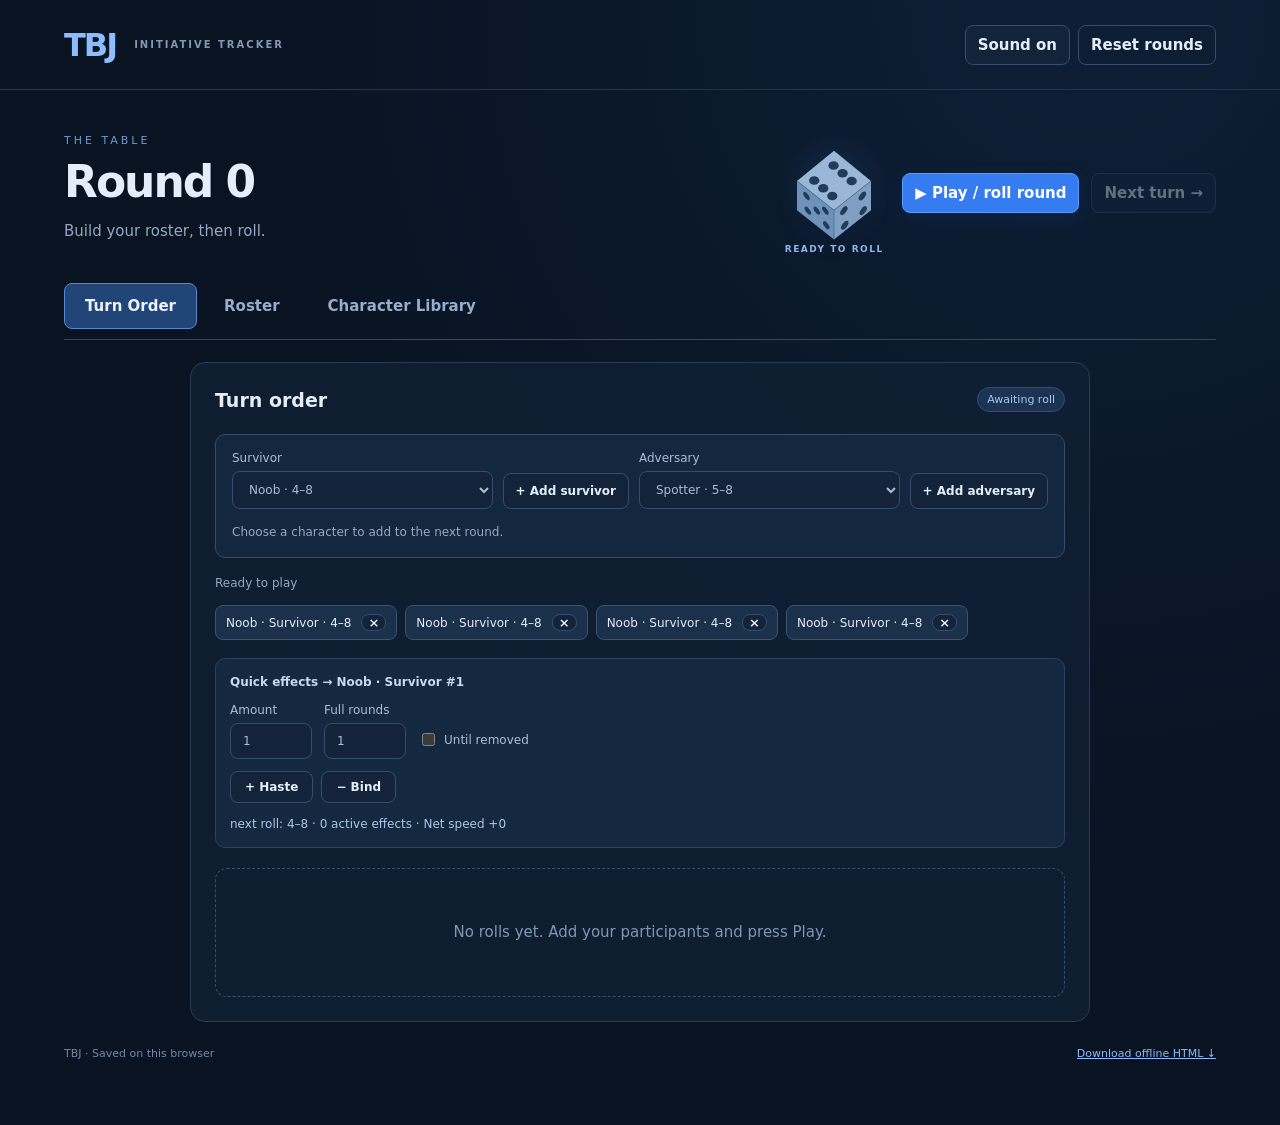
<file: index.html>
<!doctype html>
<html lang="en"><head><meta charset="utf-8"><meta name="viewport" content="width=device-width,initial-scale=1"><meta name="theme-color" content="#091426"><title>TBJ · Initiative tracker</title><link rel="stylesheet" href="style.css"></head>
<body><header><a class="brand" href="./">TBJ<span>INITIATIVE TRACKER</span></a><div><button id="mute" aria-pressed="false">Sound on</button><button id="reset" class="subtle">Reset rounds</button></div></header>
<main><section class="roundbar"><div><span class="eyebrow">THE TABLE</span><h1>Round <span id="round">0</span></h1><p id="status" aria-live="polite">Build your roster, then roll.</p></div><div class="playarea"><div class="dice-stage" aria-hidden="true"><video id="dice-video" muted playsinline preload="auto" src="assets/dice-roll.mp4"></video><div id="dice" data-face="5"><svg class="static-die" viewBox="0 0 200 220" xmlns="http://www.w3.org/2000/svg" aria-hidden="true"><path d="M100 12 186 82 100 150 14 82Z" fill="#9ab7d7"/><path d="M14 82 100 150 100 218 14 150Z" fill="#6f92b8"/><path d="M100 150 186 82 186 150 100 218Z" fill="#819fc2"/><path d="M14 82 100 150 186 82M100 150V218" fill="none" stroke="#43658b" stroke-width="1.5"/><g fill="#203c5b"><ellipse cx="99" cy="46" rx="12" ry="10"/><ellipse cx="120" cy="64" rx="12" ry="10"/><ellipse cx="141" cy="82" rx="12" ry="10"/><ellipse cx="54" cy="81" rx="12" ry="10"/><ellipse cx="75" cy="99" rx="12" ry="10"/><ellipse cx="96" cy="117" rx="12" ry="10"/><ellipse cx="36" cy="117" rx="5" ry="11" transform="rotate(-35 36 117)"/><ellipse cx="39" cy="151" rx="5" ry="11" transform="rotate(-35 39 151)"/><ellipse cx="60" cy="151" rx="5" ry="11" transform="rotate(-35 60 151)"/><ellipse cx="80" cy="151" rx="5" ry="11" transform="rotate(-35 80 151)"/><ellipse cx="82" cy="185" rx="5" ry="11" transform="rotate(-35 82 185)"/><ellipse cx="166" cy="117" rx="6" ry="12" transform="rotate(35 166 117)"/><ellipse cx="123" cy="151" rx="6" ry="12" transform="rotate(35 123 151)"/><ellipse cx="168" cy="151" rx="6" ry="12" transform="rotate(35 168 151)"/><ellipse cx="125" cy="185" rx="6" ry="12" transform="rotate(35 125 185)"/></g></svg></div><span id="dice-caption">READY TO ROLL</span></div><button id="play" class="primary">▶ Play / roll round</button><button id="next">Next turn →</button></div></section>
<nav class="tabs" role="tablist" aria-label="Tracker sections"><button id="tab-order" role="tab" aria-controls="panel-order" aria-selected="true" data-tab="order">Turn Order</button><button id="tab-roster" role="tab" aria-controls="panel-roster" aria-selected="false" tabindex="-1" data-tab="roster">Roster</button><button id="tab-library" role="tab" aria-controls="panel-library" aria-selected="false" tabindex="-1" data-tab="library">Character Library</button></nav><section id="panel-order" role="tabpanel" aria-labelledby="tab-order" class="panel initiative"><div class="sectionhead"><h2>Turn order</h2><span id="progress" class="badge">Awaiting roll</span></div><div class="join-controls"><label>Survivor<select id="pick-survivor"></select></label><button id="join-survivor">+ Add survivor</button><label>Adversary<select id="pick-adversary"></select></label><button id="join-adversary">+ Add adversary</button><p id="join-status" role="status">Choose a character to add to the next round.</p></div><div id="pending-players"></div><div class="quick-settings"><span id="quick-target">Select a character for quick effects</span><label>Amount<input id="quick-amount" type="number" min="1" max="1000000" value="1" required></label><label>Full rounds<input id="quick-rounds" type="number" min="1" max="1000000" value="1" required></label><label class="conditional"><input id="quick-conditional" type="checkbox"> Until removed</label><div id="selected-actions" class="selected-actions"></div><span id="quick-status" role="status"></span></div><div id="order"></div></section>
<section id="panel-roster" role="tabpanel" aria-labelledby="tab-roster" class="panel roster" hidden><div class="sectionhead"><h2>Roster</h2><span id="count" class="badge"></span></div><div class="rostercontrols"><label>Survivors <input id="survivor-count" type="number" min="0" max="100" value="4"></label><button id="set-count">Set count</button><button id="add">+ Adversary</button></div><p class="hint">Roster and effect edits apply to the next roll. Current turn order stays fixed.</p><div id="roster"></div></section>
<section id="panel-library" role="tabpanel" aria-labelledby="tab-library" class="panel library" hidden><h2>Character library</h2><p class="hint">Default edits update participants using that type. Participant ranges can also be edited individually.</p><h3 class="reference-heading">Range reference</h3><div id="range-reference"></div><h3 class="reference-heading">Edit character types</h3><div id="types"></div><form id="custom"><h3>New character type</h3><label>Name<input name="name" required maxlength="50"></label><label>Team<select name="team"><option value="survivor">Survivor</option><option value="adversary">Adversary</option></select></label><label>Min<input name="min" type="number" min="1" max="1000000" value="4" required></label><label>Max<input name="max" type="number" min="1" max="1000000" value="8" required></label><button>Add type</button></form></section><footer>TBJ · Saved on this browser <span id="save-status" role="status"></span><a href="TBJ-offline.html" download>Download offline HTML ↓</a></footer></main>
<dialog id="effect-dialog"><form id="effect-form"><h2>Add effect</h2><p id="effect-target"></p><label>Effect<select name="kind"><option value="1">Haste +</option><option value="-1">Bind −</option></select></label><label>Amount<input name="amount" type="number" min="1" max="1000000" value="1" required></label><label>Duration<select name="duration"><option value="rounds">Full rounds</option><option value="conditional">Until removed</option></select></label><label id="duration-label">Rounds<input name="rounds" type="number" min="1" max="1000000" value="1" required></label><label>Reason (optional)<input name="reason" maxlength="100" placeholder="e.g. Has not attacked"></label><p class="hint">Starts next round. Next turn never consumes duration.</p><div class="actions"><button type="button" id="cancel">Cancel</button><button class="primary">Add effect</button></div></form></dialog>
<audio id="audio" preload="auto" src="assets/dice-roll.mp3"></audio><script src="engine.js"></script><script src="app.js"></script></body></html>
</file>
<file: style.css>
:root{color-scheme:dark;font-family:Inter,ui-sans-serif,system-ui,sans-serif;background:#091322;color:#e5edfa;font-size:15px}*{box-sizing:border-box}body{margin:0;background:radial-gradient(ellipse at 85% 0,#14315366,transparent 55%);min-height:100vh}header{height:90px;border-bottom:1px solid #24354c;display:flex;align-items:center;justify-content:space-between;padding:0 max(5vw,20px)}.brand{color:#8dbdff;font-size:32px;font-weight:850;letter-spacing:-2px;text-decoration:none;display:flex;align-items:center;gap:18px}.brand span{letter-spacing:2px;font-size:10px;color:#8397b4}button,input,select{font:inherit;border-radius:8px;border:1px solid #344d6f;color:inherit;background:#13233a;padding:10px 12px}button{cursor:pointer;font-weight:650}button:hover{background:#24456b;border-color:#6ea9ff}button:disabled{opacity:.4;cursor:default}.primary{background:#347cf0;color:white;border-color:#599aff;box-shadow:0 4px 18px #1766db24}.subtle{background:transparent}header button{margin-left:8px}main{max-width:1440px;margin:auto;padding:40px 5vw}.roundbar{display:flex;align-items:center;justify-content:space-between;margin-bottom:28px;gap:24px}.eyebrow{letter-spacing:3px;font-size:11px;color:#6f9ad2}h1{font-size:44px;letter-spacing:-2px;margin:8px 0}p{color:#94a8c5}h2{font-size:19px;margin:0}h3{font-size:15px}.playarea{display:flex;align-items:center;gap:12px}#dice{font-size:46px;color:#91bfff;width:54px;text-align:center}.rolling{animation:roll .13s infinite alternate}@keyframes roll{to{transform:rotate(32deg) scale(.85)}}.layout{display:grid;grid-template-columns:minmax(280px,.85fr) minmax(400px,1.4fr);gap:24px;align-items:start}.panel{background:#101f33d9;border:1px solid #2a3c57;border-radius:15px;padding:24px}.sectionhead{display:flex;align-items:center;justify-content:space-between;margin-bottom:22px}.badge{font-size:11px;background:#1c3453;border:1px solid #2e4d72;border-radius:20px;padding:5px 9px;color:#a9c7ec}.rostercontrols{display:flex;align-items:end;gap:8px;flex-wrap:wrap}label{display:flex;flex-direction:column;gap:6px;color:#a9bdd8;font-size:12px}input[type=number]{width:82px}input,select{min-width:0}input:focus,select:focus,button:focus-visible{outline:2px solid #80baff;outline-offset:2px}.hint{font-size:12px;line-height:1.6}.participant{padding:18px 0;border-top:1px solid #263b55}.participant-head{display:flex;align-items:center;gap:8px;margin-bottom:14px}.team{font-size:10px;letter-spacing:1px;text-transform:uppercase;color:#76b5ff}.adversary .team{color:#b4a8ff}.participant-head input{width:100%}.remove{margin-left:auto;color:#96abc7;padding:5px 10px}.fields{display:flex;gap:10px;align-items:end;flex-wrap:wrap}.fields label:first-child{flex:1;min-width:130px}.nextrange{color:#87b9ff;font-size:14px;font-weight:700;margin:14px 0 8px}.effect{display:flex;align-items:center;gap:8px;font-size:12px;padding:8px;background:#192d48;border-radius:7px;margin-top:6px}.effect span{flex:1}.effect button{padding:0 7px}.turncard{display:flex;align-items:center;gap:14px;border:1px solid #2c415e;background:#14263d;border-radius:11px;padding:17px 14px;margin-bottom:10px}.turncard.current{border-color:#70a9ff;background:#1a3b64;box-shadow:inset 3px 0 #72aeff}.turncard.acted{opacity:.48}.position{font-size:12px;color:#8099bb;min-width:15px}.turnname{flex:1;overflow-wrap:anywhere}.turnname strong{display:block}.turnname small{display:block;color:#9bb4d6;font-size:11px;margin-top:5px}.speed{font-size:28px;color:#96c5ff;font-weight:750}.empty{padding:50px 12px;text-align:center;color:#8096b5;border:1px dashed #345070;border-radius:12px;line-height:1.8}.library{margin-top:24px}summary{cursor:pointer;font-size:18px;font-weight:650}summary span{font-size:12px;font-weight:400;color:#90a8c7;margin-left:12px}#types{display:grid;grid-template-columns:repeat(3,1fr);gap:8px;margin:18px 0}.type-row{display:flex;align-items:center;gap:6px;background:#15283f;padding:9px;border-radius:7px}.type-row span{flex:1;font-size:12px}.type-row input{width:62px;padding:7px}#custom{display:flex;align-items:end;flex-wrap:wrap;gap:12px;border-top:1px solid #30435d;padding-top:18px}#custom h3{width:100%}footer{display:flex;gap:10px;color:#7189ab;font-size:11px;padding:25px 0}footer a{color:#8dbbfb;margin-left:auto}dialog{border:1px solid #43648c;border-radius:16px;background:#112239;color:#e5edfa;width:min(420px,92vw);padding:28px}dialog::backdrop{background:#020915b8}dialog label{margin-top:15px}dialog input[type=number]{width:100%}.actions{display:flex;justify-content:end;gap:10px;margin-top:22px}@media(max-width:950px){.layout{grid-template-columns:1fr}.roundbar{align-items:start;flex-direction:column}#types{grid-template-columns:repeat(2,1fr)}}@media(max-width:550px){header{height:auto;min-height:90px;padding:18px;gap:12px}.brand span{display:none}header button{font-size:11px;padding:8px}main{padding:25px 14px}.panel{padding:18px}.playarea{gap:8px;flex-wrap:wrap}.playarea button{font-size:12px}#types{grid-template-columns:1fr}footer{flex-wrap:wrap}summary span{display:block;margin:8px 0}}
/* Section tabs and turn feedback */
[hidden]{display:none!important}.tabs{display:flex;gap:6px;border-bottom:1px solid #304865;margin-bottom:22px;padding-bottom:10px}.tabs button{background:transparent;border-color:transparent;color:#96adcb;padding:13px 20px}.tabs button[aria-selected=true]{background:#214576;border-color:#5489d0;color:#eaf3ff}.library{margin-top:0}.initiative{max-width:900px;margin:auto}.roster{max-width:1100px;margin:auto}.turncard{padding:20px;transition:background .25s,opacity .25s}.turncard.acted{opacity:.65}.name-line{display:flex;align-items:center;gap:14px}.participant-name{position:relative;display:inline-block!important;width:fit-content}.acted .participant-name::after{content:'';position:absolute;left:0;right:0;top:53%;height:2px;background:currentColor;transform-origin:left}.just-acted .participant-name::after{animation:strike .3s ease-out both}.just-acted{animation:confirmed .4s ease-out}.speed{display:inline-flex;justify-content:center;align-items:center;min-width:40px;height:36px;padding:0 9px;font-size:21px;border:1px solid #426997;background:#203e63;border-radius:8px;flex-shrink:0}.turncard.adversary{border-color:#79444f;background:#341f30}.turncard.adversary .participant-name,.turncard.adversary small{color:#ff9b9b}.turncard.adversary .speed{color:#ffd0d0;border-color:#a65c68;background:#622d3c}.turncard.adversary.current{border-color:#ff8d99;background:#512735;box-shadow:inset 3px 0 #ff8d99}.turncard.adversary .position{color:#ed9ca6}@keyframes strike{from{transform:scaleX(0)}to{transform:scaleX(1)}}@keyframes confirmed{50%{box-shadow:0 0 0 2px #86baff55}}
.dice-stage{display:flex;align-items:center;flex-direction:column;justify-content:center;gap:12px;width:112px;height:122px;background:radial-gradient(ellipse,#2861a94d,transparent 70%);perspective:450px;flex-shrink:0}#dice{width:62px;height:62px;display:grid;grid-template-columns:repeat(3,1fr);grid-template-rows:repeat(3,1fr);gap:5px;padding:10px;border-radius:14px;background:linear-gradient(135deg,#f1f8ff,#88bafa);border:1px solid #d8eaff;box-shadow:inset -3px -4px 0 #4578ba,0 10px 0 -4px #173657,0 13px 20px #0007;transform:rotate(-9deg);color:#11305a}.pip{width:9px;height:9px;border-radius:50%;background:#153a69;visibility:hidden;box-shadow:inset 0 1px 2px #051c37;align-self:center;justify-self:center}#dice-caption{font-size:9px;letter-spacing:1.5px;color:#8eb7ee;font-weight:700}#dice[data-face="1"] .pip:nth-child(5),#dice[data-face="2"] .pip:nth-child(1),#dice[data-face="2"] .pip:nth-child(9),#dice[data-face="3"] .pip:nth-child(1),#dice[data-face="3"] .pip:nth-child(5),#dice[data-face="3"] .pip:nth-child(9),#dice[data-face="4"] .pip:nth-child(1),#dice[data-face="4"] .pip:nth-child(3),#dice[data-face="4"] .pip:nth-child(7),#dice[data-face="4"] .pip:nth-child(9),#dice[data-face="5"] .pip:nth-child(odd),#dice[data-face="6"] .pip:nth-child(3n+1),#dice[data-face="6"] .pip:nth-child(3n){visibility:visible}#dice.rolling{animation:dice-tumble .45s ease-in-out infinite}@keyframes dice-tumble{0%{transform:translateY(0) rotate(-9deg) rotateX(0)}50%{transform:translateY(-16px) rotate(28deg) rotateX(35deg);box-shadow:inset -3px -4px 0 #4578ba,0 24px 20px #0005}100%{transform:translateY(0) rotate(81deg) rotateX(0)}}@media(max-width:550px){.tabs button{padding:11px 10px;font-size:12px}.tabs{gap:2px}.dice-stage{width:82px;height:108px}.playarea{width:100%}.playarea .primary{flex:1}.name-line{gap:10px}.turncard{padding:16px}.participant-name{overflow-wrap:anywhere}}@media(prefers-reduced-motion:reduce){#dice.rolling,.just-acted,.just-acted .participant-name::after{animation:none}.turncard{transition:none}}
/* Low contrast video treatment and rapid effects */
.dice-stage{position:relative}#dice-video{display:none;position:absolute;top:0;width:94px;height:94px;object-fit:cover;border-radius:17px;filter:grayscale(1) sepia(.35) hue-rotate(165deg) saturate(.8) brightness(.65) contrast(.7);opacity:.85;border:1px solid #557493;z-index:1}#dice-video.playing{display:block}#dice-video.playing~#dice{visibility:hidden}#dice-caption{position:absolute;bottom:0}.roll-range{font-size:12px;font-weight:600;color:#a5b8d2;white-space:nowrap;border:1px solid #38516e;border-radius:6px;padding:5px 8px;background:#192c43}.name-line{flex-wrap:wrap}.quick-settings{display:flex;align-items:end;gap:12px;flex-wrap:wrap;background:#14283f;border:1px solid #2a425e;padding:14px;border-radius:10px;margin-bottom:20px}.quick-settings>span:first-child{width:100%;font-size:12px;color:#a6bdd9}.quick-settings .conditional{flex-direction:row;align-items:center;min-height:39px}.quick-settings input[type=checkbox]{accent-color:#6c9bce}.quick-actions,.roster-quick{display:flex;align-items:center;gap:7px;flex-wrap:wrap;margin-top:12px}.quick-actions button,.roster-quick button{font-size:11px;padding:6px 9px;font-weight:550;background:#1a304b;border-color:#3a526f;color:#b7cbe4}.quick-actions .quick-next{margin:0;font-size:11px;color:#a4bddb}#quick-status{font-size:12px;color:#abc6e8;width:100%;line-height:1.5}.turncard.adversary .roll-range{color:#d9b1b8;border-color:#65454d;background:#352432}.turncard.adversary .quick-actions button{background:#362637;border-color:#68505c;color:#d7b9c4}.turncard.adversary .quick-next{color:#d2acb5}.turncard.adversary .participant-name{color:#e39aa4}.turncard.adversary small{color:#c4939d}.turncard.adversary .speed{color:#ecc0c6;background:#4a2d39;border-color:#7d4f5c}.turncard.adversary.current{border-color:#bb7382;background:#402632;box-shadow:inset 3px 0 #bb7382}.turncard.acted{opacity:.75}@media(max-width:550px){#dice-video{width:80px;height:80px}.roll-range{font-size:11px;padding:4px 6px}.name-line{gap:8px}.quick-settings{gap:10px}}
/* Isometric resting die, matched to the table's subdued blue palette. */
#dice{width:86px;height:96px;display:block;padding:0;border:0;border-radius:0;background:none;box-shadow:none;transform:none;filter:drop-shadow(0 8px 8px #020b1855)}.static-die{display:block;width:100%;height:100%;overflow:visible}#dice.rolling{animation:isometric-roll .45s ease-in-out infinite}@keyframes isometric-roll{0%,100%{transform:translateY(0) rotate(-5deg)}50%{transform:translateY(-8px) rotate(8deg)}}@media(max-width:550px){#dice{width:72px;height:84px}}@media(prefers-reduced-motion:reduce){#dice.rolling{animation:none}}
.effect-stacks{display:flex;flex-wrap:wrap;gap:7px;margin-top:12px}.effect-stacks .effect{flex:0 1 auto;max-width:100%;margin:0;padding:7px 9px;font-size:11px;border:1px solid #304b6c;border-radius:8px;line-height:1.5;overflow-wrap:anywhere}.effect-stacks .effect button{padding:0 6px;font-size:12px;background:#14263d;border-color:#385372}.clear-effects{color:#d3b9c0!important;border-color:#65505d!important;font-size:11px}.roster-quick .clear-effects{margin-left:auto}
.name-line .confirm-turn{margin-left:auto;font-size:12px;padding:8px 12px;border-color:#618cc0;background:#254c79;color:#dcecff;white-space:nowrap}.name-line .confirm-turn:hover{background:#326397}.adversary .name-line .confirm-turn{background:#543443;border-color:#ad7483;color:#f6dce2}.adversary .name-line .confirm-turn:hover{background:#6b4052}@media(max-width:550px){.name-line .confirm-turn{font-size:11px;padding:7px 9px}}
.turncard{cursor:pointer;position:relative}.turncard.selected{outline:2px solid #97b9e0;outline-offset:3px}.turncard.adversary.selected{outline-color:#c798a3}.turncard:focus-visible{outline:2px solid #d2e6ff;outline-offset:4px}.quick-actions .select-character[aria-pressed=true]{background:#345777;color:#eff6ff;border-color:#83a7ce}.selected-actions{display:flex;gap:8px;flex-wrap:wrap;width:100%}.selected-actions button{font-size:12px;padding:8px 14px}#quick-target{font-weight:700;color:#c5d9f2;line-height:1.5}
/* Turn state colors; team identity remains in the name and label. */
.turncard:not(.acted),.turncard.adversary:not(.acted){background:#302d21;border-color:#8d7945;box-shadow:inset 3px 0 #c3a656}.turncard.current,.turncard.adversary.current{background:#3b3421;border-color:#e2bd61;box-shadow:inset 4px 0 #f1ce75}.turncard.acted,.turncard.adversary.acted{background:#19382d;border-color:#4d9274;box-shadow:inset 3px 0 #70b58e;opacity:1}.turncard.acted .participant-name{color:#a0d9b5}.turncard.adversary.acted .participant-name{color:#e39aa4}.turncard.acted small,.turncard.adversary.acted small{color:#9ac5af}.turncard .position{color:#dfc886}.turncard.acted .position{color:#9cdbb5}.turncard.selected,.turncard.adversary.selected{outline:2px solid #96bfff;outline-offset:3px}.turncard.selection-flash{animation:selection-flash .75s ease-out both}@keyframes selection-flash{0%,30%{background:#344e83;border-color:#b1caff;box-shadow:inset 4px 0 #b1caff,0 0 18px #81a7ff38}100%{}}@media(prefers-reduced-motion:reduce){.turncard.selection-flash{animation:none;outline:3px solid #b1caff}}
/* Current turn, upcoming turns, and completed turns. */
.turncard:not(.acted):not(.current),.turncard.adversary:not(.acted):not(.current){background:#142b46;border-color:#385b83;box-shadow:inset 3px 0 #527cab}.turncard.current,.turncard.adversary.current{background:#3b3421;border-color:#e2bd61;box-shadow:inset 4px 0 #f1ce75}.turncard.acted,.turncard.adversary.acted{background:#252b33;border-color:#48515e;box-shadow:inset 3px 0 #67717e;opacity:.65}.turncard.acted .participant-name{color:#b3bac4}.turncard.adversary.acted .participant-name{color:#c6979e}.turncard.acted small,.turncard.adversary.acted small,.turncard.acted .position{color:#a3aab4}.turncard:not(.acted):not(.current) .position{color:#8eafd4}.turncard.acted .speed,.turncard.adversary.acted .speed{color:#bdc5ce;background:#303843;border-color:#58616e}.turncard.acted .roll-range,.turncard.adversary.acted .roll-range{color:#aeb7c3;background:#2c333d;border-color:#4b5664}.turncard.just-acted,.turncard.adversary.just-acted{animation:turn-confirmed .8s ease-out both}@keyframes turn-confirmed{0%,25%{background:#245c40;border-color:#82d6a5;box-shadow:inset 4px 0 #91edb5,0 0 16px #61bc8633;opacity:1}100%{background:#252b33;border-color:#48515e;box-shadow:inset 3px 0 #67717e;opacity:.65}}@media(prefers-reduced-motion:reduce){.turncard.just-acted,.turncard.adversary.just-acted{animation:none}}
.join-controls{display:flex;gap:10px;flex-wrap:wrap;align-items:end;padding:16px;background:#13283f;border:1px solid #344c69;border-radius:10px;margin-bottom:16px}.join-controls label{flex:1;min-width:145px}.join-controls button{font-size:12px}.join-controls p{width:100%;margin:4px 0 0;font-size:12px;line-height:1.5}.waiting-list{display:flex;gap:8px;flex-wrap:wrap;margin-bottom:18px}.waiting-player{display:flex;align-items:center;gap:10px;background:#1a304b;border:1px solid #385474;border-radius:8px;padding:8px 10px;font-size:12px}.waiting-player button{padding:0 6px;font-size:13px}
.reference-heading{margin:26px 0 10px;color:#d3e4fa}.range-group{margin:10px 0 18px}.range-group h4{margin:0 0 8px;font-size:12px;letter-spacing:1px;text-transform:uppercase;color:#82b8f2}.range-group.adversary h4{color:#e6a0aa}.range-list{display:grid;grid-template-columns:repeat(auto-fit,minmax(180px,1fr));gap:7px}.range-item{display:flex;justify-content:space-between;gap:12px;padding:9px 10px;background:#152942;border:1px solid #2d496a;border-radius:7px;font-size:12px}.range-item strong{color:#9cc8ff}.range-group.adversary .range-item strong{color:#f0b5bd}
</file>
